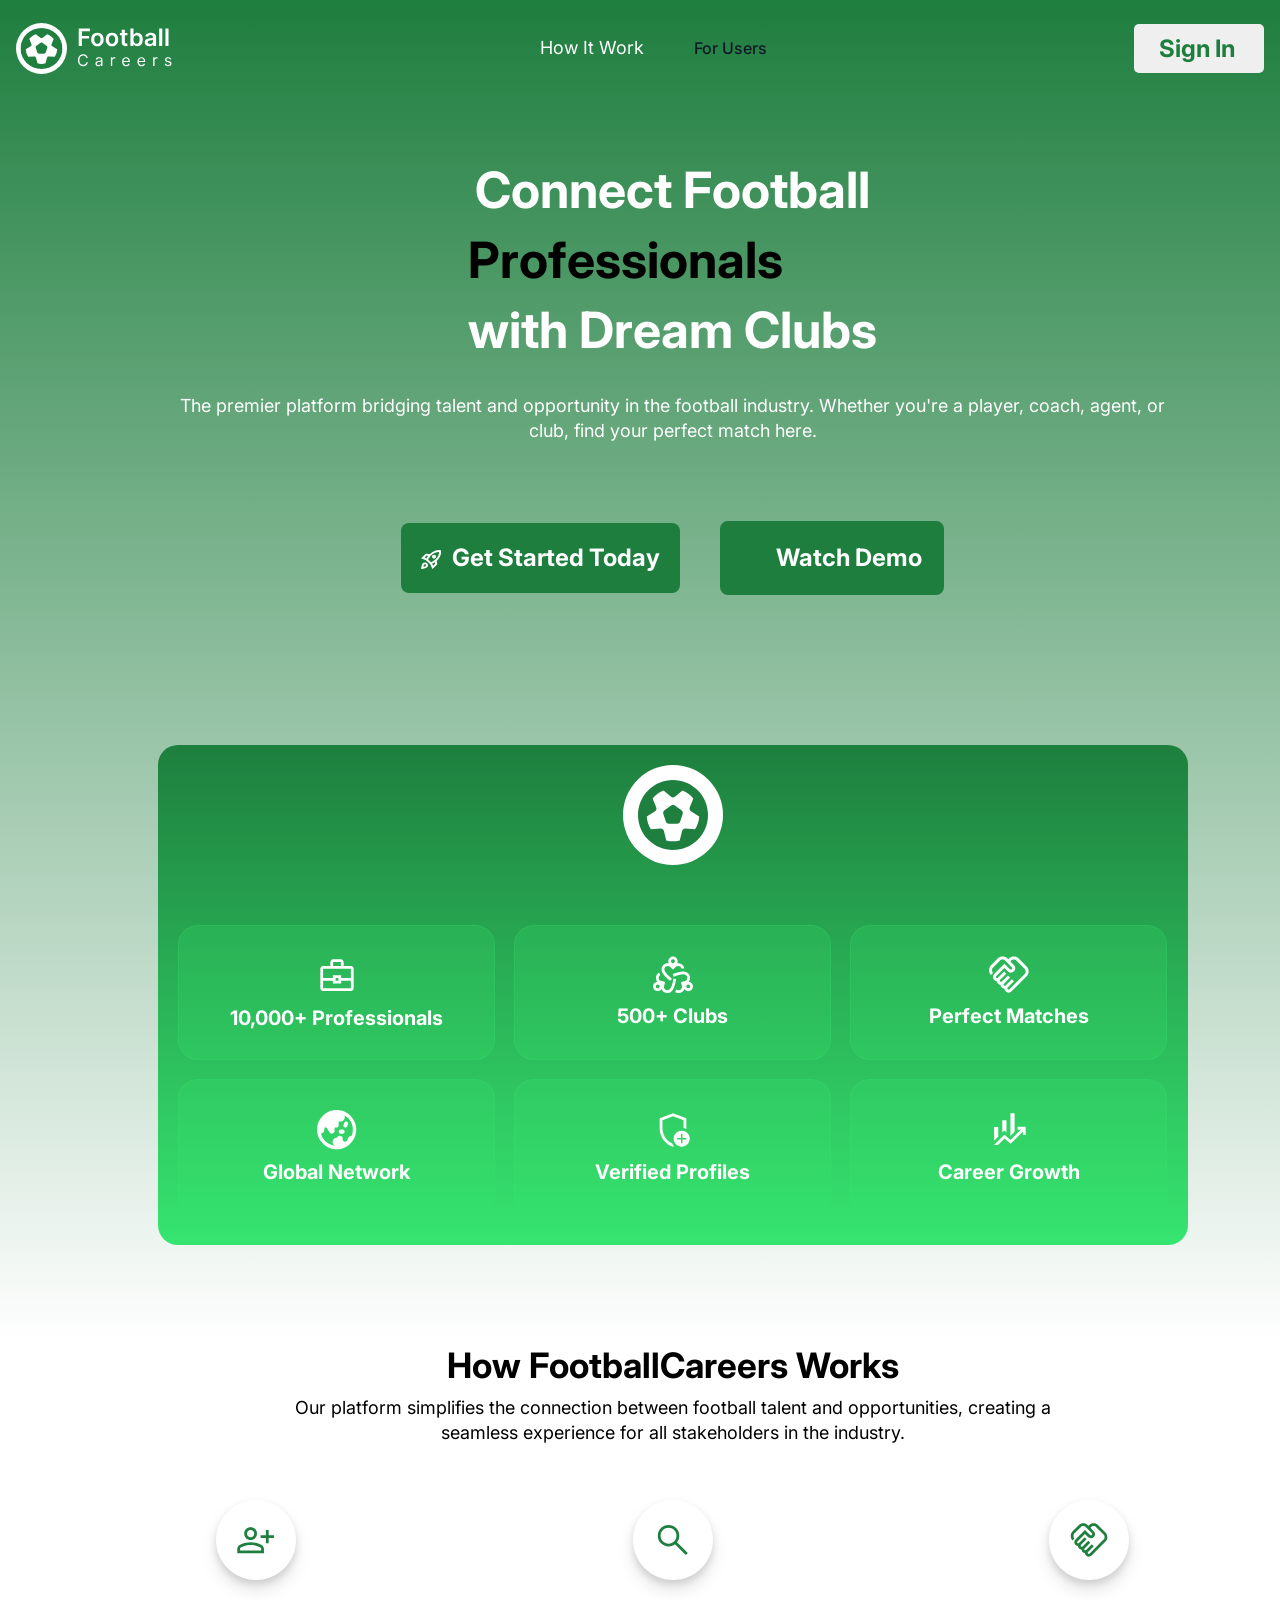
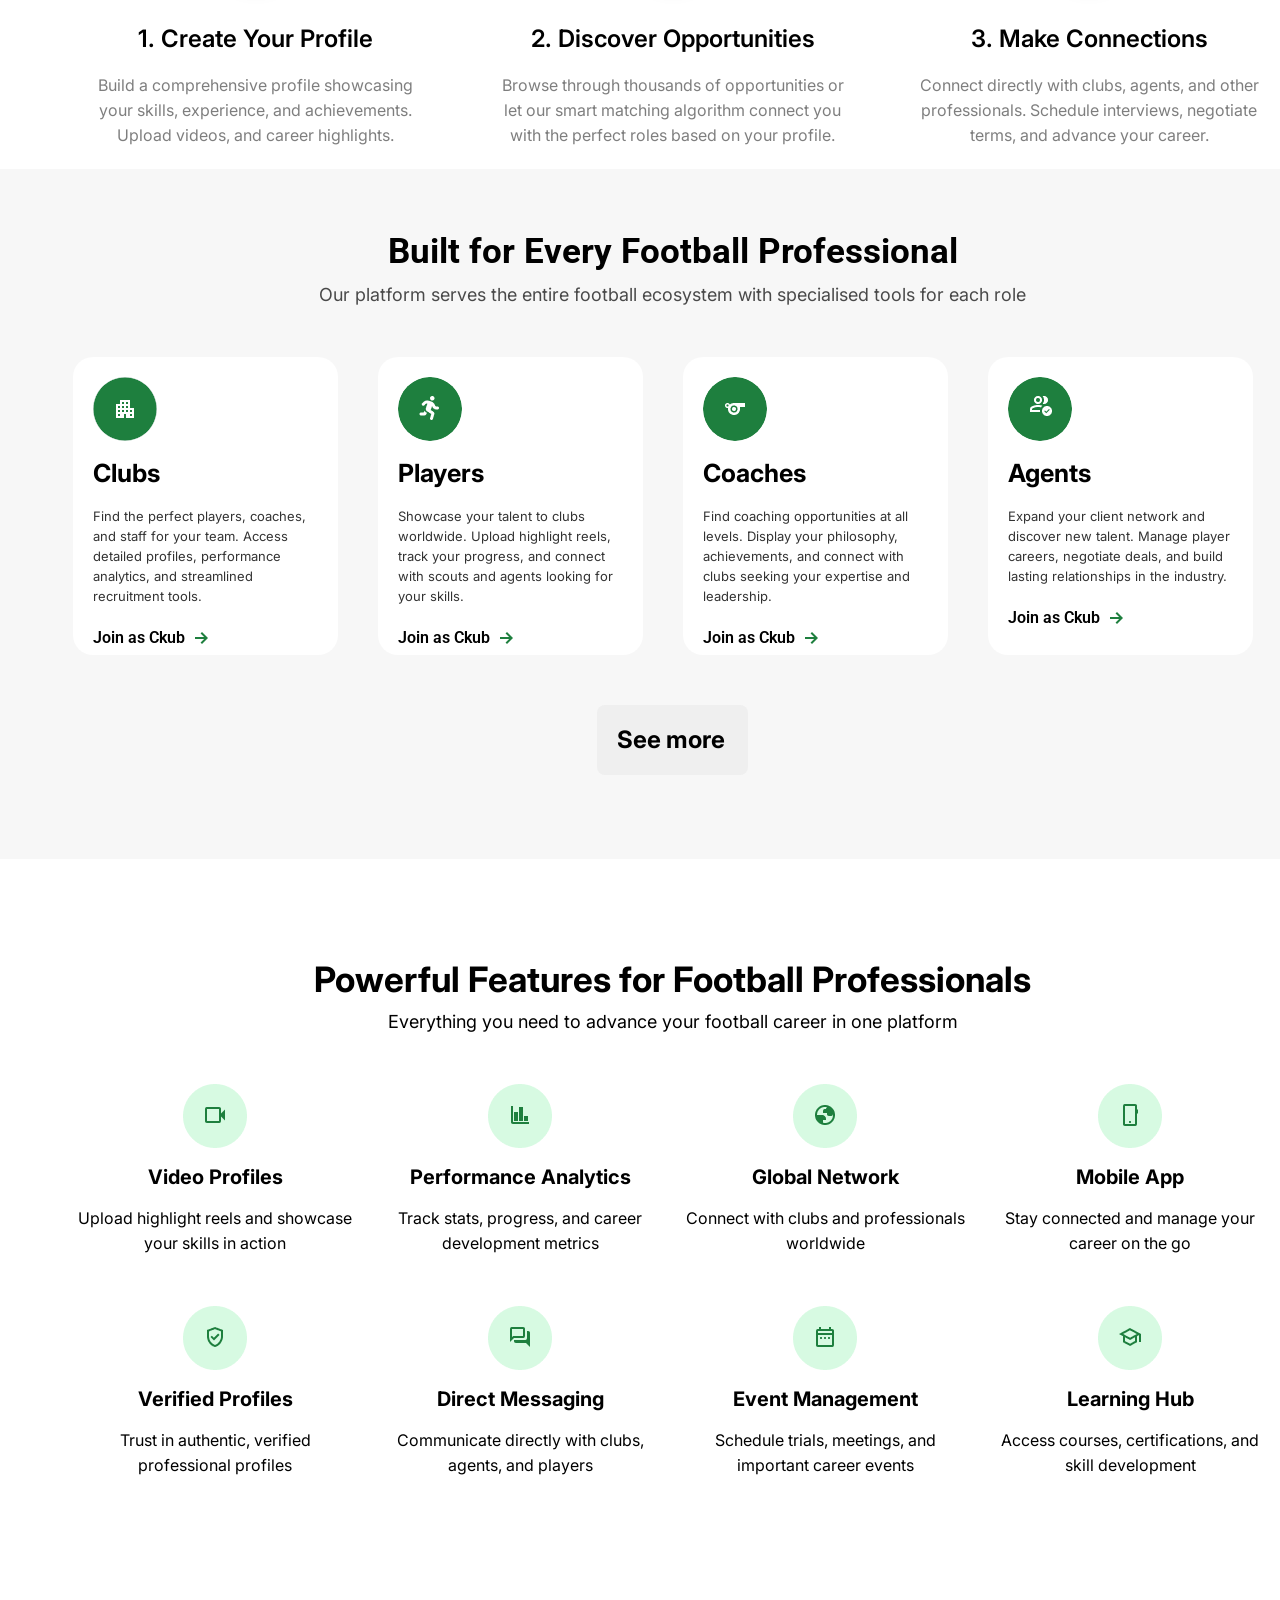
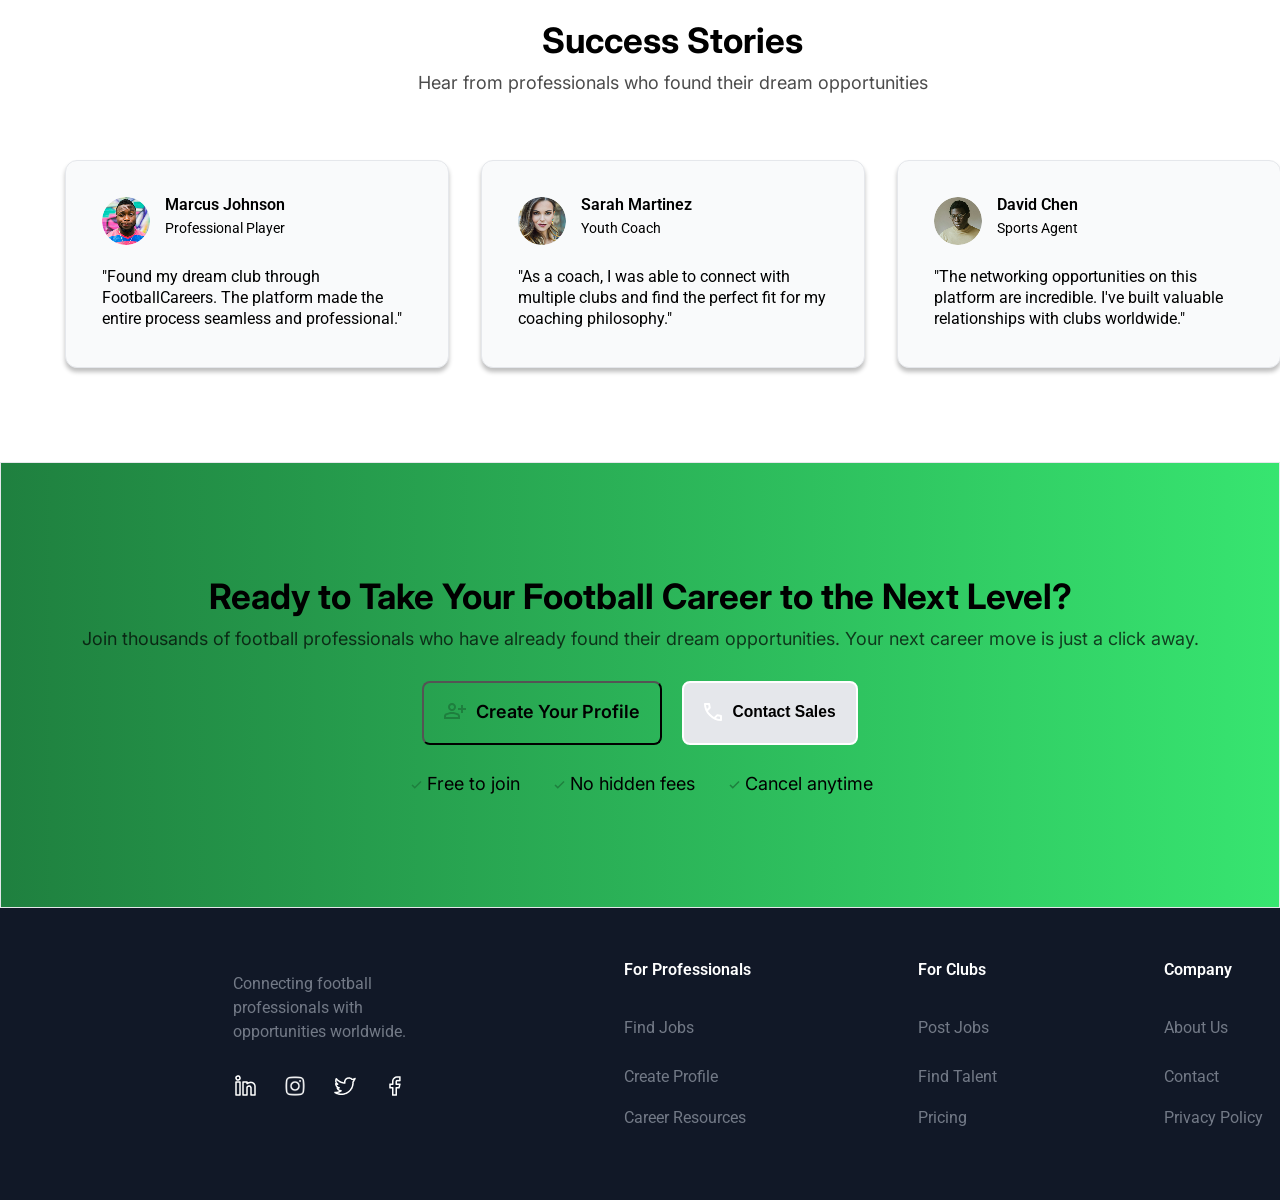
<file: index.html>
<!doctype html>
<html lang="en">
  <head>
    <meta charset="UTF-8" />
    <meta name="viewport" content="width=device-width, initial-scale=1.0" />
    <title>Document</title>
    <link rel="stylesheet" href="./style.css" />
    <link rel="preconnect" href="https://fonts.googleapis.com" />
    <link rel="preconnect" href="https://fonts.gstatic.com" crossorigin />
    <link
      href="https://fonts.googleapis.com/css2?family=Inter:ital,opsz,wght@0,14..32,100..900;1,14..32,100..900&family=Open+Sans:ital,wght@0,300..800;1,300..800&family=Orbitron:wght@400..900&display=swap"
      rel="stylesheet"
    />
    <link rel="preconnect" href="https://fonts.googleapis.com" />
    <link rel="preconnect" href="https://fonts.gstatic.com" crossorigin />
    <link
      href="https://fonts.googleapis.com/css2?family=Inter:ital,opsz,wght@0,14..32,100..900;1,14..32,100..900&family=Open+Sans:ital,wght@0,300..800;1,300..800&family=Orbitron:wght@400..900&family=Roboto:ital,wght@0,100..900;1,100..900&display=swap"
      rel="stylesheet"
    />
  </head>
  <body>
    <header class="avalibe">
      <nav class="avalibe-nav container">
        <img src="./img/Frame 73.svg" alt="logo" class="football-logo" />
        <ul class="nav-links">
          <li class="nav-link">How It Work</li>
          <a href="./opportunities.html" class="nav-lii"><li class="nav-li">For Users</li></a>
          
        </ul>
        <a href="./contact.html">
          <button class="nav-btn" >
          <span class="btn-name" > Sign In </span>
        </button>
        </a>
      </nav>

      <main class="Football-main container">
        <h1 class="contact-name">
          Connect Football <span class="contact-name-span">Professionals</span>
          with Dream Clubs
        </h1>
        <br />
        <p class="contact-info">
          The premier platform bridging talent and opportunity in the football
          industry. Whether you're a player, coach, agent, or club, find your
          perfect match here.
        </p>
        <br />
        <div class="contact-btn-dad">
          <button class="contact-btn">
            <img src="./img/rocket_launch.svg" alt="logo" class="logo-raket" />
            <span class="contact-btn-name"> Get Started Today </span>
          </button>

          <button class="contact-btn-2">
            <img src="./img/resume.svg" alt="logo" class="contact-btn-2-logo" />
            <span class="contact-btn-2-name"> Watch Demo </span>
          </button>
        </div>

        <div class="section-wrapper">
          <img src="./img/Frame 76.svg" alt="logo" />

          <div class="football-info">
            <div class="football-info-cards">
              <div class="football-info-card">
                <img
                  src="./img/business_center (1).svg"
                  alt="logo"
                  class="buisnes-logo"
                />
                <h2 class="buisnes-name">10,000+ Professionals</h2>
              </div>
              <div class="football-info-card">
                <img
                  src="./img/diversity_2 (1).svg"
                  alt="logo"
                  class="buisnes-logo"
                />
                <h2 class="buisnes-name">500+ Clubs</h2>
              </div>
              <div class="football-info-card">
                <img
                  src="./img/handshake.svg"
                  alt="logo"
                  class="buisnes-logo"
                />
                <h2 class="buisnes-name">Perfect Matches</h2>
              </div>
              <div class="football-info-cards2">
                <div class="football-info-card">
                  <img
                    src="./img/globe_asia.svg"
                    alt="logo"
                    class="buisnes-logo"
                  />
                  <h2 class="buisnes-name">Global Network</h2>
                </div>
                <div class="football-info-card">
                  <img
                    src="./img/add_moderator (1).svg"
                    alt="logo"
                    class="buisnes-logo"
                  />
                  <h2 class="buisnes-name">Verified Profiles</h2>
                </div>
                <div class="football-info-card">
                  <img
                    src="./img/finance_mode.svg"
                    alt="logo"
                    class="buisnes-logo"
                  />
                  <h2 class="buisnes-name">Career Growth</h2>
                </div>
              </div>
            </div>
          </div>
        </div>
      </main>
    </header>
    <!-- secction -->
    <section class="works">
      <div class="works-wrapper container">
        <div class="yozuv">
          <h2 class="works-name">How FootballCareers Works</h2>

          <p class="works-info">
            Our platform simplifies the connection between football talent and
            opportunities, creating a seamless experience for all stakeholders
            in the industry.
          </p>
        </div>

        <div class="creats">
          <div class="creat">
            <img src="./img/div.svg" alt="logo" />
            <br />
            <h2 class="creat-name">1. Create Your Profile</h2>
            <br />
            <p class="creat-info">
              Build a comprehensive profile showcasing your skills, experience,
              and achievements. Upload videos, and career highlights.
            </p>
          </div>
          <div class="creat">
            <img src="./img/div (1).svg" alt="logo" />
            <br />

            <h2 class="creat-name">2. Discover Opportunities</h2>
            <br />
            <p class="creat-info">
              Browse through thousands of opportunities or let our smart
              matching algorithm connect you with the perfect roles based on
              your profile.
            </p>
          </div>
          <div class="creat">
            <img src="./img/div (2).svg" alt="logo" />
            <br />

            <h2 class="creat-name">3. Make Connections</h2>
            <br />
            <p class="creat-info">
              Connect directly with clubs, agents, and other professionals.
              Schedule interviews, negotiate terms, and advance your career.
            </p>
          </div>
        </div>
        <div class="built">
          <div class="built-wrapper container">
            <div class="built-title">
              <h2 class="built-name">Built for Every Football Professional</h2>
              <p class="built-info">
                Our platform serves the entire football ecosystem with
                specialised tools for each role
              </p>
            </div>

            <div class="built-cards">
              <div class="build-card">
                <img
                  src="./img/div (3).svg"
                  alt="logo"
                  class="built-card-img"
                />
                <h2 class="built-card-name">Clubs</h2>
                <p class="built-card-info">
                  Find the perfect players, coaches, and staff for your team.
                  Access detailed profiles, performance analytics, and
                  streamlined recruitment tools.
                </p>

                <div class="join">
                  <h2 class="join-name">Join as Ckub</h2>
                  <img
                    src="./img/arrow_downward_alt (1).png"
                    alt="logo"
                    class="join-img"
                  />
                </div>
              </div>
              <div class="build-card">
                <img
                  src="./img/div (4).png"
                  alt="logo"
                  class="built-card-img"
                />
                <h2 class="built-card-name">Players</h2>
                <p class="built-card-info">
                  Showcase your talent to clubs worldwide. Upload highlight
                  reels, track your progress, and connect with scouts and agents
                  looking for your skills.
                </p>

                <div class="join">
                  <h2 class="join-name">Join as Ckub</h2>
                  <img
                    src="./img/arrow_downward_alt (1).png"
                    alt="logo"
                    class="join-img"
                  />
                </div>
              </div>
              <div class="build-card">
                <img
                  src="./img/div (5).png"
                  alt="logo"
                  class="built-card-img"
                />
                <h2 class="built-card-name">Coaches</h2>
                <p class="built-card-info">
                  Find coaching opportunities at all levels. Display your
                  philosophy, achievements, and connect with clubs seeking your
                  expertise and leadership.
                </p>

                <div class="join">
                  <h2 class="join-name">Join as Ckub</h2>
                  <img
                    src="./img/arrow_downward_alt (1).png"
                    alt="logo"
                    class="join-img"
                  />
                </div>
              </div>
              <div class="build-card">
                <img
                  src="./img/div (6).png"
                  alt="logo"
                  class="built-card-img"
                />
                <h2 class="built-card-name">Agents</h2>
                <p class="built-card-info">
                  Expand your client network and discover new talent. Manage
                  player careers, negotiate deals, and build lasting
                  relationships in the industry.
                </p>

                <div class="join">
                  <h2 class="join-name">Join as Ckub</h2>
                  <img
                    src="./img/arrow_downward_alt (1).png"
                    alt="logo"
                    class="join-img"
                  />
                </div>
              </div>
            </div>
           
             <button class="join-btn">
              <h2 class="join-btn-name">See more</h2>
            </button>
          </div>
        </div>
      </div>

      <div class="poverfull container">
        <div class="poverfull-wrapper">
          <div class="powerfull-information">
            <h2 class="poverfull-name">
              Powerful Features for Football Professionals
            </h2>
            <p class="poverfull-info">
              Everything you need to advance your football career in one
              platform
            </p>
          </div>

          <div class="poverfull-cards">
            <div class="poverfull-card">
              <img
                src="./img/div (7).png"
                alt="logo"
                class="poverfull-card-img"
              />
              <h2 class="poverfull-card-name">Video Profiles</h2>
              <p class="poverfull-card-info">
                Upload highlight reels and showcase your skills in action
              </p>
            </div>
            <div class="poverfull-card">
              <img
                src="./img/div (11).png"
                alt="logo"
                class="poverfull-card-img"
              />
              <h2 class="poverfull-card-name">Performance Analytics</h2>
              <p class="poverfull-card-info">
                Track stats, progress, and career development metrics
              </p>
            </div>
            <div class="poverfull-card">
              <img
                src="./img/div (12).png"
                alt="logo"
                class="poverfull-card-img"
              />
              <h2 class="poverfull-card-name">Global Network</h2>
              <p class="poverfull-card-info">
                Connect with clubs and professionals worldwide
              </p>
            </div>
            <div class="poverfull-card">
              <img
                src="./img/div (13).png"
                alt="logo"
                class="poverfull-card-img"
              />
              <h2 class="poverfull-card-name">Mobile App</h2>
              <p class="poverfull-card-info">
                Stay connected and manage your career on the go
              </p>
            </div>
          </div>
          <div class="poverfull-cards2">
            <div class="poverfull-card">
              <img
                src="./img/div (14).png"
                alt="logo"
                class="poverfull-card-img"
              />
              <h2 class="poverfull-card-name">Verified Profiles</h2>
              <p class="poverfull-card-info">
                Trust in authentic, verified professional profiles
              </p>
            </div>
            <div class="poverfull-card">
              <img
                src="./img/div (15).png"
                alt="logo"
                class="poverfull-card-img"
              />
              <h2 class="poverfull-card-name">Direct Messaging</h2>
              <p class="poverfull-card-info">
                Communicate directly with clubs, agents, and players
              </p>
            </div>
            <div class="poverfull-card">
              <img
                src="./img/div (16).png"
                alt="logo"
                class="poverfull-card-img"
              />
              <h2 class="poverfull-card-name">Event Management</h2>
              <p class="poverfull-card-info">
                Schedule trials, meetings, and important career events
              </p>
            </div>
            <div class="poverfull-card">
              <img
                src="./img/div (17).png"
                alt="logo"
                class="poverfull-card-img"
              />
              <h2 class="poverfull-card-name">Learning Hub</h2>
              <p class="poverfull-card-info">
                Access courses, certifications, and skill development
              </p>
            </div>
          </div>
        </div>
      </div>

      <div class="sucses container">
        <div class="sucses-wrapper">
          <div class="sucses-information">
            <h2 class="sucses-information-name">Success Stories</h2>
            <p class="sucses-information-info">
              Hear from professionals who found their dream opportunities
            </p>
          </div>

          <div class="sucses-cards">
            <div class="sucses-card">
              <div class="sucses-card-head">
                <img src="./img/img (5).png" alt="img" class="sucses-img" />
                <div class="sucsec-card-head-fout">
                  <h1 class="sucses-name">Marcus Johnson</h1>

                  <p class="sucses-card-head-info">Professional Player</p>
                </div>
              </div>

              <p class="sucses-card-main">"Found my dream club through</p>
              <p class="sucses-card-main1">
                FootballCareers. The platform made the
              </p>
              <p class="sucses-card-main2">
                entire process seamless and professional."
              </p>
            </div>
            <div class="sucses-card">
              <div class="sucses-card-head">
                <img src="./img/img (6).png" alt="img" class="sucses-img" />
                <div class="sucsec-card-head-fout">
                  <h1 class="sucses-name">Sarah Martinez</h1>

                  <p class="sucses-card-head-info">Youth Coach</p>
                </div>
              </div>

              <p class="sucses-card-main">
                "As a coach, I was able to connect with
              </p>
              <p class="sucses-card-main1">
                multiple clubs and find the perfect fit for my
              </p>
              <p class="sucses-card-main2">coaching philosophy."</p>
            </div>
            <div class="sucses-card">
              <div class="sucses-card-head">
                <img src="./img/img (7).png" alt="img" class="sucses-img" />
                <div class="sucsec-card-head-fout">
                  <h1 class="sucses-name">David Chen</h1>

                  <p class="sucses-card-head-info">Sports Agent</p>
                </div>
              </div>

              <p class="sucses-card-main">
                "The networking opportunities on this
              </p>
              <p class="sucses-card-main1">
                platform are incredible. I've built valuable
              </p>
              <p class="sucses-card-main2">
                relationships with clubs worldwide."
              </p>
            </div>
          </div>
        </div>
      </div>


    </section>




    <section class="ready">
      <div class="ready-information">

        <h2 class="ready-name">
          Ready to Take Your Football Career to the Next Level?
        </h2>
        <p class="ready-info">
        Join thousands of football professionals who have already found their dream opportunities. Your next career move is just a click away.
        </p>
      </div>

      <div class="ready-btns">
                <button class="ready-btn">
        <img src="./img/person_add.svg" alt="logo" class="btn-img">

        <h3 class="ready-btn-name">Create Your Profile</h3>
      </button>
      <button class="ready-btn2">
        <img src="./img/call (1).svg" alt="logo" class="btn-img-2">
        <h3 class="ready-btn-name2">Contact Sales</h3>
      </button>


      </div>

      <div class="ready-fout">
        <div class="ready-fout-name1">
          <img src="./img/check_small (3).png" alt="logo" class="ready-fout-img">
          <h2 class="ready-fout-tite">Free to join</h2>
        </div>
         <div class="ready-fout-name1">
          <img src="./img/check_small (3).png" alt="logo" class="ready-fout-img">
          <h2 class="ready-fout-tite">No hidden fees</h2>
        </div>
         <div class="ready-fout-name1">
          <img src="./img/check_small (3).png" alt="logo" class="ready-fout-img">
          <h2 class="ready-fout-tite">Cancel anytime</h2>
        </div>
      </div>
    </section>

    <footer class="football-footer">
      <div class="football-footer-wrapper container">
        <div class="football-fotter-conacting">
          <div class="football-oppotiment">
            <h2 class="oppotiment-name">
              Connecting football professionals with opportunities worldwide.
            </h2>

            <div class="oppotiment-imjs">
              <img src="./img/Linkedin.png" alt="img">
              
              <img src="./img/Instagram.png" alt="img" class="instgaram">
              <img src="./img/Twitter.png" alt="img" class="twitter">
              <img src="./img/Facebook.png" alt="img" class="facebook">
            </div>

           
          </div>
                      <div class="for">
              <h2 class="for-name">
                For Professionals
              </h2>
              <p class="for-title">
                Find Jobs
              </p>
              <p class="for-title2">
                Create Profile
              </p>
              <p class="for-title3">
                Career Resources

              </p>
            </div>

            <div class="clubs">
              <h2 class="for-name">
              For Clubs
              </h2>
              <p class="for-title">
                Post Jobs
              </p>
              <p class="for-title2">
                Find Talent
              </p>
              <p class="for-title3">
                Pricing

              </p>
            </div>
            <div class="for">
               <h2 class="for-name">
              Company
              </h2>
              <p class="for-title">
                About Us
              </p>
              <p class="for-title2">
                Contact
              </p>
              <p class="for-title3">
                Privacy Policy

              </p>
            </div>
        </div>

      </div>
    </footer>
  </body>
</html>
</file>
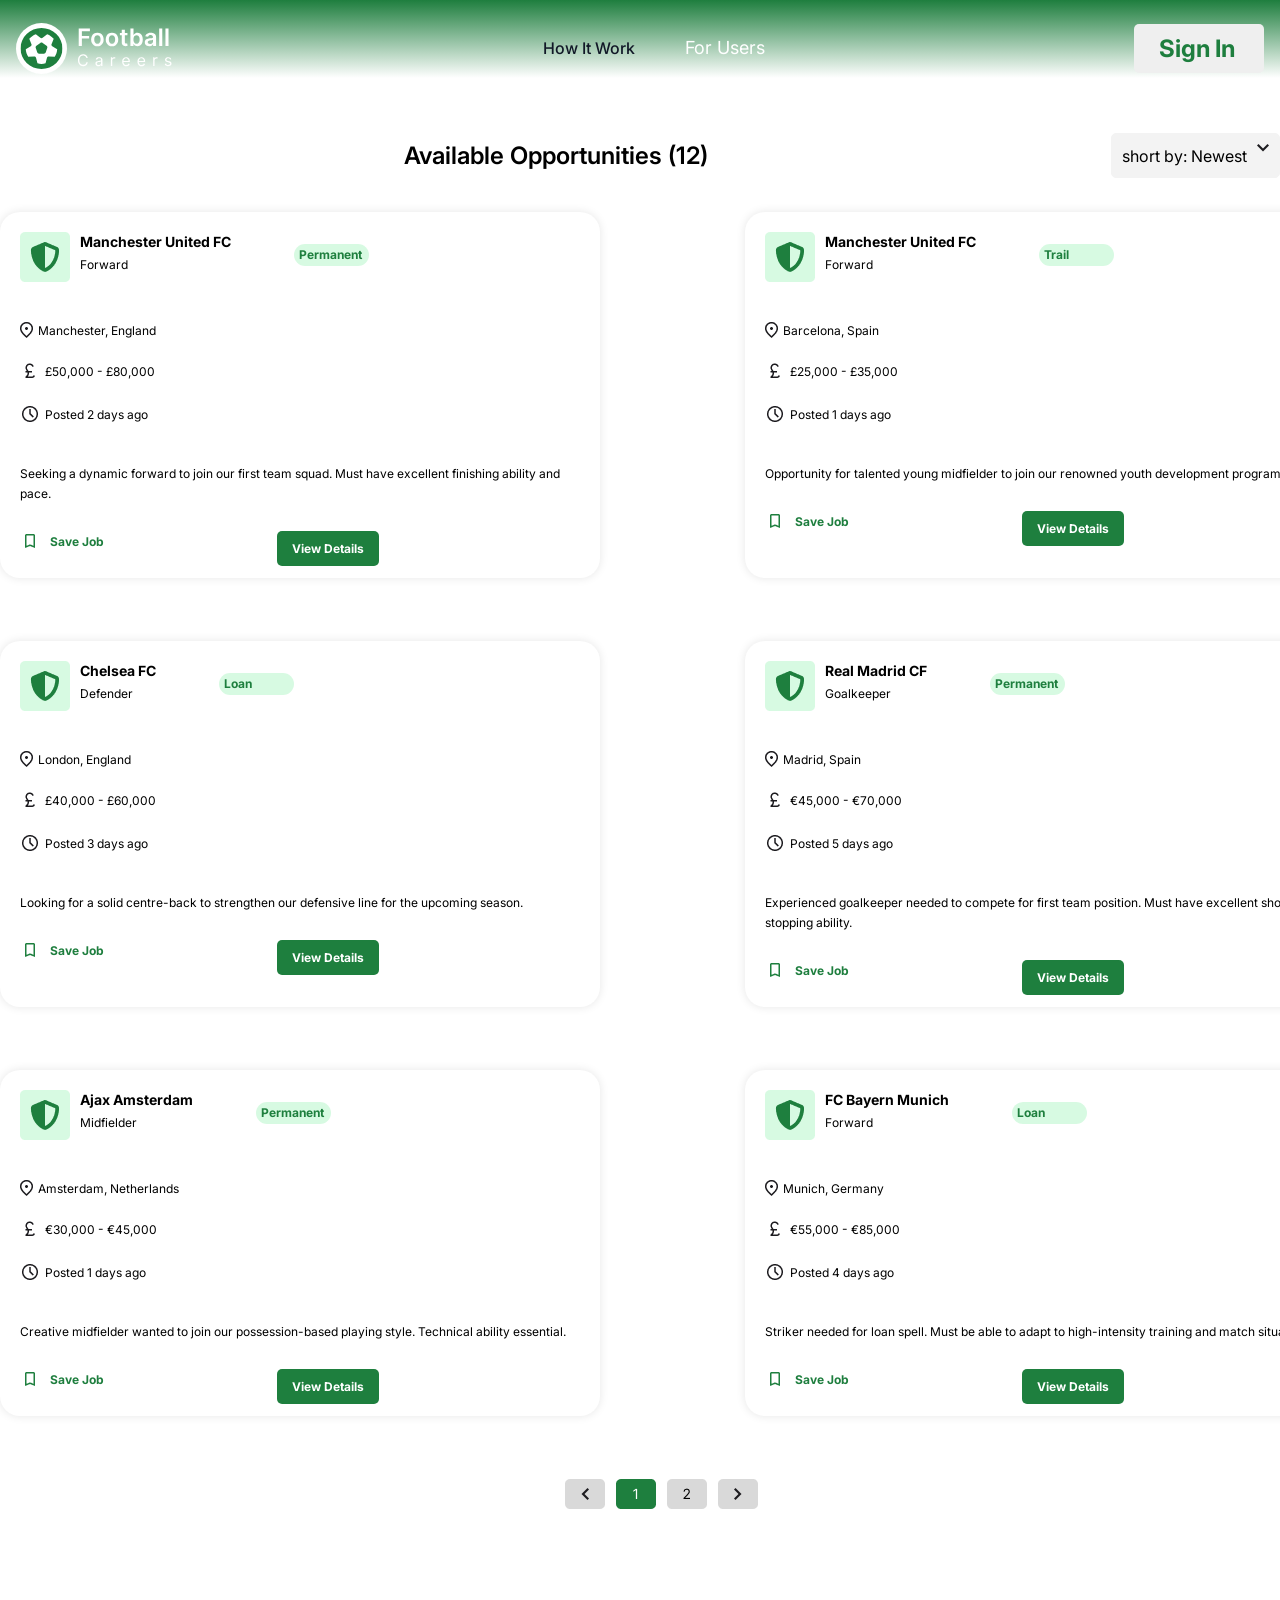
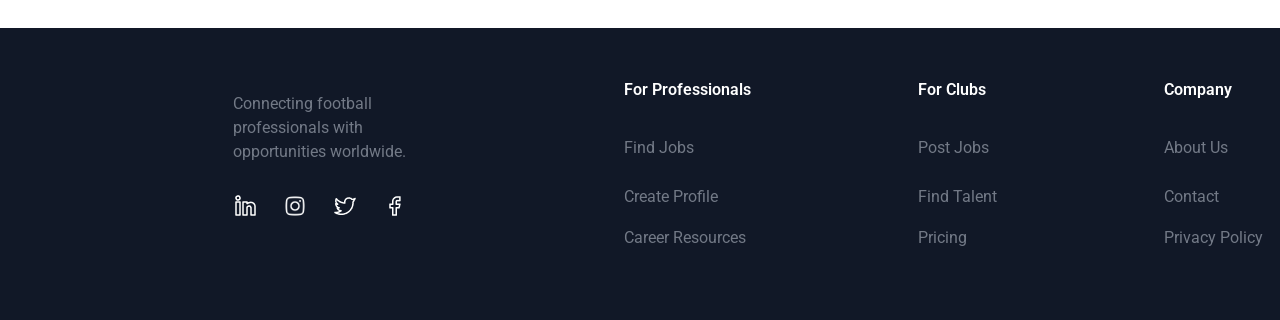
<file: opportunities.html>
<!doctype html>
<html lang="en">
  <head>
    <meta charset="UTF-8" />
    <meta name="viewport" content="width=device-width, initial-scale=1.0" />
    <title>Document</title>
    <link rel="stylesheet" href="./style.css" />
    <link
      href="https://fonts.googleapis.com/css2?family=Inter:ital,opsz,wght@0,14..32,100..900;1,14..32,100..900&family=Open+Sans:ital,wght@0,300..800;1,300..800&family=Orbitron:wght@400..900&display=swap"
      rel="stylesheet"
    />
    <link rel="preconnect" href="https://fonts.googleapis.com" />
    <link rel="preconnect" href="https://fonts.gstatic.com" crossorigin />
    <link
      href="https://fonts.googleapis.com/css2?family=Inter:ital,opsz,wght@0,14..32,100..900;1,14..32,100..900&family=Open+Sans:ital,wght@0,300..800;1,300..800&family=Orbitron:wght@400..900&family=Roboto:ital,wght@0,100..900;1,100..900&display=swap"
      rel="stylesheet"
    />
  </head>
  <body>
   <header class="avalibe">
      <nav class="avalibe-nav container">
        <img src="./img/Frame 73.svg" alt="logo" class="football-logo" />
        <ul class="nav-links">
            <a href="./index.html" class="nav-lii"> <li class="nav-li">How It Work</li></a>
          <li class="nav-link">For Users</li>
        </ul>
       
       
      
         <a href="./contact.html"> <button class="nav-btn" >
          <span class="btn-name" > Sign In </span>
        </button></a>
        </a>
      </nav>

     
      </main>
    </header>

    <section class="abalibe">
      <div class="abalibe-wrapper">
        <div class="abalibe-information container ">
            <span></span>
          <h2 class="abalibe-name">Available Opportunities (12)</h2>
          <button class="abalibe-btn">
            <p class="avalibe-btn-name">short by: Newest</p>
            <img src="./img/chevron_right.png" alt="img" />
          </button>
        </div>
      </div>
    </section>

    <section class="opportunities-cards-header container">
      <div class="opportunities-cards-dad">
        <div class="opportunits-card">
          <div class="carsd-heder">
            <img src="./img/Group 30.png" alt="img" />
            <div class="card-heder-main">
              <h2 class="card-heder-main-name">Manchester United FC</h2>
              <p class="card-heder-main-ihfo">Forward</p>
            </div>

            <button class="card-heder-foter-btn">
              <span> Permanent </span>
            </button>
          </div>
          <div class="main">
            <div class="main-heder">
              <img src="./img/location_on.png" alt="img" />
              <h2 class="main-heder-name">Manchester, England</h2>
            </div>
            <div class="main-main">
              <img src="./img/currency_pound.png" alt="img" />
              <h2 class="main-main-name">£50,000 - £80,000</h2>
            </div>
            <div class="main-footer">
              <img src="./img/schedule.png" alt="img" />
              <h2 class="main-footer-name">Posted 2 days ago</h2>
            </div>
          </div>

          <div class="main2">
            <h2 class="main2-title">
              Seeking a dynamic forward to join our first team squad. Must have
              excellent finishing ability and pace.
            </h2>
          </div>
          <div class="card-foter">
            <div class="save-job">
              <img src="./img/bookmark.png" alt="img" />
              <h2 class="card-footer-name">Save Job</h2>
              <button class="card-footer-btn">
                <span class="footer-btn-name"> View Details </span>
              </button>
            </div>
          </div>
        </div>
        <div class="opportunits-card">
          <div class="carsd-heder">
            <img src="./img/Group 30.png" alt="img" />
            <div class="card-heder-main">
              <h2 class="card-heder-main-name">Manchester United FC</h2>
              <p class="card-heder-main-ihfo">Forward</p>
            </div>

            <button class="card-heder-foter-btn">
              <span> Trail </span>
            </button>
          </div>
          <div class="main">
            <div class="main-heder">
              <img src="./img/location_on.png" alt="img" />
              <h2 class="main-heder-name">Barcelona, Spain</h2>
            </div>
            <div class="main-main">
              <img src="./img/currency_pound.png" alt="img" />
              <h2 class="main-main-name">£25,000 - £35,000</h2>
            </div>
            <div class="main-footer">
              <img src="./img/schedule.png" alt="img" />
              <h2 class="main-footer-name">Posted 1 days ago</h2>
            </div>
          </div>

          <div class="main2">
            <h2 class="main2-title">
            Opportunity for talented young midfielder to join our renowned youth development program.
            </h2>
          </div>
          <div class="card-foter">
            <div class="save-job">
              <img src="./img/bookmark.png" alt="img" />
              <h2 class="card-footer-name">Save Job</h2>
              <button class="card-footer-btn">
                <span class="footer-btn-name"> View Details </span>
              </button>
            </div>
          </div>
        </div>
        <div class="opportunits-card">
          <div class="carsd-heder">
            <img src="./img/Group 30.png" alt="img" />
            <div class="card-heder-main">
              <h2 class="card-heder-main-name">Chelsea FC</h2>
              <p class="card-heder-main-ihfo">Defender</p>
            </div>

            <button class="card-heder-foter-btn">
              <span> Loan </span>
            </button>
          </div>
          <div class="main">
            <div class="main-heder">
              <img src="./img/location_on.png" alt="img" />
              <h2 class="main-heder-name">London, England</h2>
            </div>
            <div class="main-main">
              <img src="./img/currency_pound.png" alt="img" />
              <h2 class="main-main-name">£40,000 - £60,000</h2>
            </div>
            <div class="main-footer">
              <img src="./img/schedule.png" alt="img" />
              <h2 class="main-footer-name">Posted 3 days ago</h2>
            </div>
          </div>

          <div class="main2">
            <h2 class="main2-title">
             Looking for a solid centre-back to strengthen our defensive line for the upcoming season.
            </h2>
          </div>
          <div class="card-foter">
            <div class="save-job">
              <img src="./img/bookmark.png" alt="img" />
              <h2 class="card-footer-name">Save Job</h2>
              <button class="card-footer-btn">
                <span class="footer-btn-name"> View Details </span>
              </button>
            </div>
          </div>
        </div>
        <div class="opportunits-card">
          <div class="carsd-heder">
            <img src="./img/Group 30.png" alt="img" />
            <div class="card-heder-main">
              <h2 class="card-heder-main-name">Real Madrid CF</h2>
              <p class="card-heder-main-ihfo">Goalkeeper</p>
            </div>

            <button class="card-heder-foter-btn">
              <span> Permanent </span>
            </button>
          </div>
          <div class="main">
            <div class="main-heder">
              <img src="./img/location_on.png" alt="img" />
              <h2 class="main-heder-name">Madrid, Spain</h2>
            </div>
            <div class="main-main">
              <img src="./img/currency_pound.png" alt="img" />
              <h2 class="main-main-name">€45,000 - €70,000</h2>
            </div>
            <div class="main-footer">
              <img src="./img/schedule.png" alt="img" />
              <h2 class="main-footer-name">Posted 5 days ago</h2>
            </div>
          </div>

          <div class="main2">
            <h2 class="main2-title">
         Experienced goalkeeper needed to compete for first team position. Must have excellent shot-stopping ability.
            </h2>
          </div>
          <div class="card-foter">
            <div class="save-job">
              <img src="./img/bookmark.png" alt="img" />
              <h2 class="card-footer-name">Save Job</h2>
              <button class="card-footer-btn">
                <span class="footer-btn-name"> View Details </span>
              </button>
            </div>
          </div>
        </div>
        <div class="opportunits-card">
          <div class="carsd-heder">
            <img src="./img/Group 30.png" alt="img" />
            <div class="card-heder-main">
              <h2 class="card-heder-main-name">Ajax Amsterdam</h2>
              <p class="card-heder-main-ihfo">Midfielder</p>
            </div>

            <button class="card-heder-foter-btn">
              <span> Permanent </span>
            </button>
          </div>
          <div class="main">
            <div class="main-heder">
              <img src="./img/location_on.png" alt="img" />
              <h2 class="main-heder-name">Amsterdam, Netherlands</h2>
            </div>
            <div class="main-main">
              <img src="./img/currency_pound.png" alt="img" />
              <h2 class="main-main-name">€30,000 - €45,000</h2>
            </div>
            <div class="main-footer">
              <img src="./img/schedule.png" alt="img" />
              <h2 class="main-footer-name">Posted 1 days ago</h2>
            </div>
          </div>

          <div class="main2">
            <h2 class="main2-title">
       Creative midfielder wanted to join our possession-based playing style. Technical ability essential.
            </h2>
          </div>
          <div class="card-foter">
            <div class="save-job">
              <img src="./img/bookmark.png" alt="img" />
              <h2 class="card-footer-name">Save Job</h2>
              <button class="card-footer-btn">
                <span class="footer-btn-name"> View Details </span>
              </button>
            </div>
          </div>
        </div>
        <div class="opportunits-card">
          <div class="carsd-heder">
            <img src="./img/Group 30.png" alt="img" />
            <div class="card-heder-main">
              <h2 class="card-heder-main-name">FC Bayern Munich</h2>
              <p class="card-heder-main-ihfo">Forward</p>
            </div>

            <button class="card-heder-foter-btn">
              <span> Loan </span>
            </button>
          </div>
          <div class="main">
            <div class="main-heder">
              <img src="./img/location_on.png" alt="img" />
              <h2 class="main-heder-name">Munich, Germany</h2>
            </div>
            <div class="main-main">
              <img src="./img/currency_pound.png" alt="img" />
              <h2 class="main-main-name">€55,000 - €85,000</h2>
            </div>
            <div class="main-footer">
              <img src="./img/schedule.png" alt="img" />
              <h2 class="main-footer-name">Posted 4 days ago</h2>
            </div>
          </div>

          <div class="main2">
            <h2 class="main2-title">
      Striker needed for loan spell. Must be able to adapt to high-intensity training and match situations.
            </h2>
          </div>
          <div class="card-foter">
            <div class="save-job">
              <img src="./img/bookmark.png" alt="img" />
              <h2 class="card-footer-name">Save Job</h2>
              <button class="card-footer-btn">
                <span class="footer-btn-name"> View Details </span>
              </button>
            </div>
          </div>



          
        </div>
        <img src="./img/Frame 146.png" alt="img" class="img">
      </div>
    </section>

     <footer class="football-footer">
      <div class="football-footer-wrapper container">
        <div class="football-fotter-conacting">
          <div class="football-oppotiment">
            <h2 class="oppotiment-name">
              Connecting football professionals with opportunities worldwide.
            </h2>

            <div class="oppotiment-imjs">
              <img src="./img/Linkedin.png" alt="img">
              
              <img src="./img/Instagram.png" alt="img" class="instgaram">
              <img src="./img/Twitter.png" alt="img" class="twitter">
              <img src="./img/Facebook.png" alt="img" class="facebook">
            </div>

           
          </div>
                      <div class="for">
              <h2 class="for-name">
                For Professionals
              </h2>
              <p class="for-title">
                Find Jobs
              </p>
              <p class="for-title2">
                Create Profile
              </p>
              <p class="for-title3">
                Career Resources

              </p>
            </div>

            <div class="clubs">
              <h2 class="for-name">
              For Clubs
              </h2>
              <p class="for-title">
                Post Jobs
              </p>
              <p class="for-title2">
                Find Talent
              </p>
              <p class="for-title3">
                Pricing

              </p>
            </div>
            <div class="for">
               <h2 class="for-name">
              Company
              </h2>
              <p class="for-title">
                About Us
              </p>
              <p class="for-title2">
                Contact
              </p>
              <p class="for-title3">
                Privacy Policy

              </p>
            </div>
        </div>

      </div>
    </footer>
  </body>
</html>
</file>
<file: style.css>
* {
  margin: 0px;
  padding: 0px;
  box-sizing: border-box;
}

.container {
  width: 1345px;
  margin: 0 auto;
}

.football{

}

.avalibe {
  width: 100%;

  background-position: center;
  background-size: cover;
  padding-top: 18px;
  background: linear-gradient(180deg, #1e7e3e 0%, #ffffff 100%);
}


.avalibe-nav {
  width: 1201px;
  height: 51px;
  gap: 277px;

  opacity: 1;
  width: 1248px;
  height: 60px;
  top: 24px;
  left: 96px;
  gap: 32px;

  padding-top: 8px;

  padding-bottom: 8px;

  opacity: 1;
  border-width: 1px;
  border-radius: 100px;

  display: flex;
  align-items: center;
  justify-content: space-between;
}

.football-logo {
  width: 157px;
  height: 51px;
  gap: 10px;

  opacity: 1;
}

.nav-links {
  display: flex;
  list-style-type: none;
  gap: 50px;
}

.nav-link {
  color: #ffffff;
  font-family: Inter;
  font-weight: 400;
  font-style: Regular;
  font-size: 18px;

  line-height: 20px;
  letter-spacing: 0px;
  vertical-align: middle;
}

.nav-btn {
  width: 130px;
  height: 49px;
  gap: 10px;

  opacity: 1;
  border-radius: 5px;
  padding-top: 12px;
  padding-right: 25px;
  padding-bottom: 12px;
  padding-left: 25px;
  border: #ffffff;
}

.btn-name {
  font-family: Inter;
  font-weight: 700;
  font-style: Bold;
  font-size: 24px;

  line-height: 25px;
  letter-spacing: 0px;
  vertical-align: middle;
  color: #1e7e3e;
}

.Football-main {
  margin-top: 77px;

  opacity: 1;
  display: flex;
  align-items: center;
  flex-direction: column;
}

.contact-name {
  font-family: Inter;
  font-weight: 700;
  font-style: Bold;
  font-size: 50px;

  line-height: 70px;
  letter-spacing: 0px;
  text-align: center;
  vertical-align: middle;
  color: #ffffff;
}

.contact-name-span {
  color: black;

  font-family: Inter;
  font-weight: 700;
  font-style: Bold;
  font-size: 50px;

  line-height: 70px;
  letter-spacing: 0px;
  text-align: center;
}

.contact-info {
  font-family: Inter;
  font-weight: 400;
  font-style: Regular;
  font-size: 18px;
  
  line-height: 25px;
  letter-spacing: 0px;
  text-align: center;
  vertical-align: middle;
  margin-bottom: 50px;
  margin-top: 10px;
color: #ffffff;
  margin: 10px 168px;
}

.contact-btn-dad {
  margin-top: 50px;
  display: flex;
  gap: 20px;
  margin: 50px 132px;
  align-items: center;
}

.contact-btn {
  height: 70px;
  gap: 10px;
  margin-right: 20px;
  opacity: 1;
  border-radius: 8px;
  padding: 20px;
  background: #1e7e3e;
  border: none;
  display: flex;
  transition: all 0.3s linear;
}
.contact-btn:hover {
  transform: scale(1.2);
}

.contact-btn:hover {
  background-image: url(https://encrypted-tbn0.gstatic.com/images?q=tbn:ANd9GcSenU_vU1_NNo7JWMCkxBZKOxwDJUy1tqgDo70SfPLqWxYCliNEVTOa4pRY&s=10);
}

.logo-raket {
  width: 20.046749114990234px;
  height: 20.07056427001953px;
  top: 25.03px;
  left: 22.05px;
  margin-top: 7px;
  opacity: 1;
  align-items: center;
}

.contact-btn-2-logo {
  width: 24px;
  height: 24px;

  opacity: 1;
  align-items: flex-start;
}

.contact-btn-2 {
  gap: 10px;

  opacity: 1;
  border-radius: 8px;
  padding: 20px;
  border-width: 2px;
  display: flex;
  border: 2px solid #1e7e3e;
  background: #1e7e3e;
  transition: all 0.3s linear;
}
.contact-btn-2:hover {
  transform: scale(1.2);
  background: none;
}

.contact-btn-name {
  font-family: Inter;
  font-weight: 700;
  font-style: Bold;
  font-size: 24px;
  line-height: 30px;
  letter-spacing: 0px;
  text-align: center;
  color: #ffffff;
}

.contact-btn-2-name {
  font-family: Inter;
  font-weight: 700;
  font-style: Bold;
  font-size: 24px;

  line-height: 30px;
  letter-spacing: 0px;
  text-align: center;
  color: white;
}

.section-wrapper {
  margin-top: 100px;

  width: 1030px;
  height: 500px;
  gap: 50px;

  opacity: 1;

  gap: 10px;

  opacity: 1;
  border-radius: 20px;
  padding: 20px;
  background: linear-gradient(180deg, #1e7f3e 0%, #36e570 100%);

  display: flex;
  align-items: center;
  justify-content: space-between;
  flex-direction: column;

  margin-bottom: 100px;
}

.football-info {
  width: 989px;
  height: 440px;
  gap: 50px;

  opacity: 1;
}
.football-info-cards {
  margin-top: 50px;
  display: flex;
  flex-wrap: wrap;
  gap: 19px;
  align-items: center;
}
.football-info-cards2 {
  display: flex;
  gap: 19px;
  align-items: center;
}

.football-info-card {
  width: 317px;
  height: 135px;
  gap: 10px;
  display: flex;
  align-items: center;
  flex-direction: column;
  opacity: 1;
  border-radius: 20px;
  padding-top: 30px;
  padding-right: 10px;
  padding-bottom: 30px;
  padding-left: 10px;
  border: 1px solid #37e57033;
  background: #37e57033;
  transition: all 0.3s linear;
}
.football-info-card:hover {
  background-image: url(https://encrypted-tbn0.gstatic.com/images?q=tbn:ANd9GcSenU_vU1_NNo7JWMCkxBZKOxwDJUy1tqgDo70SfPLqWxYCliNEVTOa4pRY&s=10);
  transform: scale(1.2);
}
.buisnes-logo {
  width: 40px;
  height: 40px;

  opacity: 1;
}

.buisnes-name {
  font-family: Inter;
  font-weight: 700;

  font-style: Bold;
  font-size: 20px;

  line-height: 25px;
  color: #ffffff;
  text-align: center;
  vertical-align: middle;
}
/* section */

.works-wrapper {
  opacity: 1;
  gap: 50px;

  display: flex;
  align-items: center;
  flex-direction: column;
  margin-bottom: 100px;
}
.yozuv {
  display: flex;
  align-items: center;
  flex-direction: column;
}

.works-name {
  font-family: Inter;
  font-weight: 700;
  font-style: Bold;
  font-size: 35px;

  line-height: 40px;
  letter-spacing: 0px;
  text-align: center;
  vertical-align: middle;
}

.works-info {
  font-family: Inter;
  font-weight: 400;
  font-style: Regular;
  font-size: 18px;
  margin-top: 10px;
  line-height: 25px;
  letter-spacing: 0px;
  text-align: center;
  vertical-align: middle;
  width: 769px;
}

.creats {
  width: 1210.34375px;
  height: 224px;

  opacity: 1;
  gap: 40px;

  display: flex;
  align-items: center;
}

.creat {
  width: 376.78125px;
  height: 224px;
  justify-content: space-between;

  opacity: 1;
  padding-right: 16px;
  padding-left: 16px;
  display: flex;
  align-items: center;
  flex-direction: column;
}

.creat-name {
  font-family: Inter;
  font-weight: 600;
  font-style: Semi Bold;
  font-size: 24px;

  line-height: 32px;
  letter-spacing: 0%;
  text-align: center;
}
.creat-info {
  font-family: Inter;
  font-weight: 400;
  font-style: Regular;
  font-size: 16px;
  opacity: 0.5;
  line-height: 25px;
  letter-spacing: 0%;
  text-align: center;
}

.built {
  width: 100%;
  height: 690px;

  opacity: 1;
  gap: 10px;
  padding-top: 63px;

  padding-bottom: 63px;

  background: #f7f7f7;
}

.built-wrapper {
  width: 1200px;
  height: 543px;

  opacity: 1;
  gap: 50px;
}

.built-title {
  width: 1200px;
  height: 75px;

  opacity: 1;
  gap: 10px;
  padding-right: 229px;
  padding-left: 229px;
  align-items: center;
  display: flex;
  flex-direction: column;
}
.built-name {
  font-family: Roboto;
  font-weight: 700;
  font-style: Bold;
  font-size: 35px;

  line-height: 40px;
  letter-spacing: 0%;
  text-align: center;
}

.built-info {
  font-family: Inter;
  font-weight: 400;
  font-style: Regular;
  font-size: 18px;
  opacity: 0.7;
  line-height: 25px;
  letter-spacing: 0%;
  text-align: center;
}
.built-cards {
  width: 1200px;
  height: 298px;
  margin-top: 50px;
  opacity: 1;
  gap: 20px;
  display: flex;
}
.build-card:hover {
  transform: scale(1.2);
  color: #ffffff;
  background-image: url(https://encrypted-tbn0.gstatic.com/images?q=tbn:ANd9GcT2HZr78u1NMO5msgETkSxxJCZyoC_KVwNmnjtpEpAvNhbAGspZ-DXjwW0&s=10);
}

.build-card {
  width: 285px;
  height: 298px;
  box-shadow: 5% black;
  opacity: 1;
  gap: 20px;
  border-radius: 20px;
  padding: 20px;
  display: flex;
  align-items: start;
  flex-direction: column;
  border: 1px solid none;
  background-color: #ffffff;
  transition: all 0.3s linear;

  margin-right: 20px;
}

.join {
  display: flex;
  align-items: center;
}

.built-card-img {
  width: 64px;
  height: 64px;

  opacity: 1;
  border-radius: 9999px;
}

.built-card-name {
  font-family: Inter;
  font-weight: 700;
  font-style: Bold;
  font-size: 25px;

  line-height: 100%;
  letter-spacing: 0%;
  transition: all 0.3s linear;
}

.built-card-info {
  font-family: Inter;
  font-weight: 400;
  font-style: Regular;
  font-size: 13px;
  opacity: 0.8;
  line-height: 20px;
  letter-spacing: 0%;
}
.join-name {
  font-family: Roboto;
  font-weight: 600;
  font-style: SemiBold;
  font-size: 16px;

  line-height: 100%;
  letter-spacing: 0%;
  text-align: center;
}
.join-img {
  margin-left: 5px;
  opacity: 1;
}
.join-btn {
  width: 151px;
  height: 70px;
  gap: 10px;
  margin: 50px 524px;
  opacity: 1;
  border-radius: 8px;
  padding: 20px;
  display: flex;
  align-items: center;
  border: none;
  margin-top: 50px;
  transition: all 0.3s linear;
 
}
.join-btn:hover {
  transform: scale(1.2);
  background-color: #1e7e3e;
 color: #f3f3f3;
}

.join-btn-name {
  font-family: Inter;
  font-weight: 700;
  font-style: Bold;
  font-size: 24px;

  line-height: 30px;
  letter-spacing: 0%;
  text-align: center;
  flex-direction: column;
}

.poverfull {
  margin-top: 100px;
}

.poverfull-wrapper {
  width: 1200px;
  height: 519px;
  gap: 50px;
  opacity: 1;
  margin: 0 auto;
}
.poverfull-information {
  display: flex;
  align-items: center;
  flex-direction: column;
  margin: 0px 211px;
}

.poverfull-name {
  font-family: Inter;
  font-weight: 700;
  font-style: Bold;
  font-size: 35px;

  line-height: 40px;
  letter-spacing: 0%;
  text-align: center;
}

.poverfull-info {
  font-family: Inter;
  font-weight: 400;
  font-style: Regular;
  font-size: 18px;
  margin-top: 10px;
  line-height: 25px;
  letter-spacing: 0%;
  text-align: center;
  gap: 20px;
}
.poverfull-cards {
  display: flex;
  gap: 20px;
  margin-top: 50px;
  align-items: center;
}

.poverfull-cards2 {
  margin-top: 50px;
  display: flex;
  gap: 20px;
  align-items: center;
}
.poverfull-card {
  width: 285px;
  height: 172px;
  gap: 15px;

  opacity: 1;
  display: flex;
  align-items: center;
  flex-direction: column;
  transition: all 0.3s linear;
}

.poverfull-card:hover {
  transform: scale(1.2);
  color: #f7f7f7;
  background-color: #111827;
}
.poverfull-card-name {
  font-family: Inter;
  font-weight: 700;
  font-style: Bold;
  font-size: 20px;

  line-height: 28px;
  letter-spacing: 0%;
  text-align: center;
}

.poverfull-card-info {
  font-family: Inter;
  font-weight: 400;
  font-style: Regular;
  font-size: 16px;

  line-height: 25px;
  letter-spacing: 0%;
  text-align: center;
}

.sucses {
  margin-top: 142px;
  margin-bottom: 100px;
}
.sucses-wrapper {
  width: 1216px;
  height: 342px;
  gap: 50px;

  opacity: 1;
  margin: 0 auto;
}

.sucses-information {
  align-items: center;
  display: flex;
  flex-direction: column;
}

.sucses-information-name {
  font-family: Inter;
  font-weight: 700;
  font-style: Bold;
  font-size: 35px;

  line-height: 40px;

  text-align: center;
}

.sucses-information-info {
  font-family: Inter;
  font-weight: 400;
  font-style: Regular;
  font-size: 18px;
  margin-top: 10px;
  line-height: 25px;
  letter-spacing: 0%;
  text-align: center;
  opacity: 0.7;

  margin-bottom: 65px;
}

.sucses-cards {
  display: flex;
  align-items: center;
  margin: 0 auto;
  gap: 32px;
}

.sucses-card {
  width: 384px;
  height: 208px;

  opacity: 1;
  align-items: flex-start;
  border: 1px solid grey;

  border-radius: 12px;
  display: flex;
  flex-direction: column;

  background: #f9fafb;
  border: 1px solid #e5e7eb;
  box-shadow: 0px 4px 4px 0px #00000040;

  transition: all 0.3s linear;
  padding: 36px;
}

.sucses-card:hover {
  transform: scale(1.2);
  color: #f7f7f7;
  background-color: #1e7f3e;
}

.sucses-card-head {
  display: flex;
  margin-bottom: 24px;
}
.sucsec-card-head-fout {
  display: flex;
  flex-direction: column;
}
.sucses-img {
  width: 48px;
  height: 48px;
  margin-right: 15px;
  opacity: 1;
  border-radius: 9999px;
}

.sucses-name {
  font-family: Roboto;
  font-weight: 600;
  font-style: SemiBold;
  font-size: 16px;

  line-height: 100%;
  letter-spacing: 0%;
  margin-bottom: 8px;
}

.sucses-card-head-info {
  font-family: Roboto;
  font-weight: 400;
  font-style: Regular;
  font-size: 14px;

  line-height: 100%;
  letter-spacing: 0%;
}
.sucses-card-main {
  font-family: Roboto;
  font-weight: 400;
  font-style: Regular;
  font-size: 16px;

  line-height: 100%;
  letter-spacing: 0%;
}

.sucses-card-main1 {
  font-family: Roboto;
  font-weight: 400;
  font-style: Regular;
  font-size: 16px;

  line-height: 100%;
  letter-spacing: 0%;
  margin-top: 5px;
}

.sucses-card-main2 {
  font-family: Roboto;
  font-weight: 400;
  font-style: Regular;
  font-size: 16px;
  margin-top: 5px;
  line-height: 100%;
}

.ready {
  width: 100%;
  height: 446px;
  opacity: 1;
  padding-top: 63px;

  padding-bottom: 63px;
  margin-top: 100px;
  background: linear-gradient(90deg, #1f803f 0%, #37e570 100%);
  border: 1px solid #e5e7eb;
}

.ready-wrapper {
  width: 941px;
  height: 266px;
  gap: 50px;

  opacity: 1;
}

.ready {
  background: linear-gradient(90deg, #1f803f 0%, #37e570 100%);
  border: 1px solid #e5e7eb;
  width: 100%;
  transition: all 0.3s linear;
  display: flex;
  flex-direction: column;
  justify-content: center;
  align-items: center;
  gap: 30px;
}
.ready:hover {
  color: #f7f7f7;
}

.ready-information {
  display: flex;
  align-items: center;
  flex-direction: column;
}
.ready-name {
  font-family: Inter;
  font-weight: 700;
  font-style: Bold;
  font-size: 35px;

  line-height: 40px;
  letter-spacing: 0%;
  text-align: center;
}

.ready-info {
  font-family: Inter;
  font-weight: 400;
  font-style: Regular;
  font-size: 18px;
  margin-top: 10px;
  line-height: 25px;
  letter-spacing: 0%;
  text-align: center;
  opacity: 0.7;
}
.ready-btns {
  display: flex;
  align-items: center;
}
.ready-btn {
  height: 64px;
  gap: 10px;
  margin-right: 20px;
  opacity: 1;
  border-radius: 8px;
  left: 178.41px;
  display: flex;
  padding: 20px;

  background: none;

  transition: all 0.3s linear;
}

.ready-btn:hover {
  background: #e5e7eb;
  transform: scale(1.2);
  color: #1e7e3e;
}

.ready-btn-name {
  font-family: Inter;
  font-weight: 600;
  font-style: Semi Bold;
  font-size: 18px;

  line-height: 100%;
  letter-spacing: 0%;
  text-align: center;
}

.ready-btn2 {
  height: 64px;
  left: 432.41px;
  gap: 10px;
  display: flex;
  opacity: 1;
  border-radius: 8px;
  border-width: 2px;
  padding: 20px;
  border: 2px solid #ffffff;
  background-color: #e5e7eb;
  transition: all 0.3s linear;
}
.ready-btn2:hover {
  transform: scale(1.2);

  color: #f9fafb;
  background: none;
}
.ready-fout {
  display: flex;
  gap: 30px;
}

.ready-fout-name1 {
  display: flex;
}

.ready-fout-img {
  color: #e5e7eb;
}

.ready-fout-tite {
  font-family: Inter;
  font-weight: 400;
  font-style: Regular;
  font-size: 18px;

  line-height: 100%;
  letter-spacing: 0%;
  text-align: center;
}

.football-footer {
  width: 100%;
  height: 292px;
  top: 3942px;

  opacity: 1;
  background: #111827;
  transition: all 0.3s linear;
}

.football-footer-wrapper {
  width: 100%;
  height: 228px;
  top: 64px;
  left: 183px;
  gap: 50px;

  opacity: 1;
}

.football-fotter-conacting {
  width: 1300px;
  height: 129px;
  gap: 167px;
  display: flex;
  opacity: 1;
  align-items: center;
  gap: 167px;
}

.oppotiment-imjs {
  gap: 10px;

  width: 174px;
  height: 24px;
  gap: 26px;
  align-items: flex-start;
  opacity: 1;
  display: flex;
}
.instgaram {
  width: 24px;
  height: 24px;
  gap: 5px;
  opacity: 1;
}
.twitter {
  width: 24px;
  height: 24px;
  gap: 5px;
  opacity: 1;
}

.facebook {
  width: 24px;
  height: 24px;

  opacity: 1;
}

.football-oppotiment {
  align-items: center;
  display: flex;
  flex-direction: column;
  width: 274px;
  height: 102px;
  gap: 30px;
  margin-top: 100px;
  margin-left: 183px;
  opacity: 1;
}
.oppotiment-name {
  font-family: Roboto;
  font-weight: 400;
  font-style: Regular;
  font-size: 16px;
  opacity: 0.7;
  line-height: 24px;
  letter-spacing: 0%;
  margin-left: 50px;
  color: #9ca3af;
}

.for {
  align-items: flex-start;
  margin-top: 100px;
  display: flex;
  flex-direction: column;
  width: 127px;
  height: 129px;
  gap: 17px;

  opacity: 1;
}

.for-name {
  font-family: Roboto;
  font-weight: 600;
  font-style: SemiBold;
  font-size: 16px;

  line-height: 24px;
  letter-spacing: 0%;
  margin-bottom: 17px;

  color: #ffffff;
}

.for-title {
  font-family: Roboto;
  font-weight: 400;
  font-style: Regular;
  font-size: 16px;
  margin-bottom: 8px;
  line-height: 24px;
  opacity: 0.7;
  color: #9ca3af;
}

.for-title2 {
  font-family: Roboto;
  font-weight: 400;
  font-style: Regular;
  font-size: 16px;
  margin-bottom: 8xp;
  line-height: 24px;
  opacity: 0.7;
  color: #9ca3af;
}

.for-title3 {
  font-family: Roboto;
  font-weight: 400;
  font-style: Regular;
  font-size: 16px;

  line-height: 24px;
  opacity: 0.7;
  color: #9ca3af;
}
.clubs {
  margin-top: 100px;
  display: flex;
  align-items: flex-start;
  flex-direction: column;
  width: 79px;
  height: 129px;
  gap: 17px;

  opacity: 1;
}

.conpany {
  display: flex;
  align-items: flex-start;
  flex-direction: column;
  margin-top: 100px;
  width: 99px;
  height: 129px;
  gap: 17px;

  opacity: 1;
}

.avalibe-btn {
  height: 52px;
  top: 30px;
  left: 1141px;
  border-radius: 5px;
  gap: 10px;
  display: flex;
  opacity: 1;
  padding-top: 14px;
  padding-right: 15px;
  padding-bottom: 14px;
  padding-left: 15px;
  transition: all 0.3s linear;
  border: none;
}

.avalibe-btn:hover {
  background: #f9fafb;
  border: none;
  color: #1e7e3e;
  transform: scale(1.2);
}

.avalibe-name {
  font-family: Inter;
  font-weight: 700;
  font-style: Bold;
  font-size: 20px;

  line-height: 20px;
  letter-spacing: 0px;
  vertical-align: middle;
}

.abalibe-wrapper {
  display: flex;
  align-items: center;
  justify-content: center;
}

.abalibe-information {
  margin-top: 55px;
  display: flex;
  align-items: center;
  justify-content: space-between;
}

.abalibe-name {
  font-family: Inter;
  font-weight: 600;
  font-style: Semi Bold;
  font-size: 24px;
  line-height: 30px;
  letter-spacing: 0px;
  vertical-align: middle;
}

.abalibe-btn {
  height: 45px;
  top: 123px;
  left: 1136px;
  border-radius: 5px;
  gap: 10px;
  display: flex;
  opacity: 1;
  border-width: 1px;
  padding: 10px;
  background-color: #f3f3f3;
  border: 1px solid #f3f3f3;
}

.avalibe-btn-name {
  font-family: Inter;
  font-weight: 400;
  font-style: Regular;
  font-size: 16px;

  line-height: 25px;
  letter-spacing: 0px;
  vertical-align: middle;
}
.opportunities-cards-header {
  margin-top: 34px;
}
.opportunities-cards-dad {
  display: flex;
  gap: 63px;
  flex-wrap: wrap;
  justify-content: space-between;
}

.opportunits-card {
  display: flex;
  align-items: flex-start;
  flex-direction: column;
  width: 600px;
  gap: 20px;
  background: #ffffff;

  opacity: 1;
  top: 201px;
  left: 120px;
  border-radius: 20px;
  padding: 20px;
  box-shadow: 0px 0px 10px 0px #0000001a;
  transition: all 0.3s linear;
}

.opportunits-card:hover {
  transform: scale(1.1);
}
.carsd-heder {
  display: flex;
}

.card-heder-main {
  margin-left: 10px;

  margin-right: 63px;
  height: 40px;
  gap: 5px;
  opacity: 1;
}

.card-heder-main-name {
  font-family: Inter;
  font-weight: 700;
  font-style: Bold;
  font-size: 14px;

  line-height: 20px;
  letter-spacing: 0px;
  vertical-align: middle;
}

.card-heder-main-ihfo {
  font-family: Inter;
  font-weight: 400;
  font-style: Regular;
  font-size: 12px;
  margin-top: 5px;
  line-height: 15px;
  letter-spacing: 0px;
  vertical-align: middle;
}

.card-heder-foter-btn {
  width: 75px;
  height: 22px;
  gap: 10px;
  display: flex;
  align-items: center;
  opacity: 1;
  border-radius: 50px;
  padding: 5px;
  background: #37e57033;
  border: none;
  margin-top: 12px;
}

span {
  font-family: Inter;
  font-weight: 700;
  font-style: Bold;
  font-size: 12px;
  color: #1e7f3e;
  display: flex;
  align-items: center;
  line-height: 12px;
  letter-spacing: 0px;
  vertical-align: middle;
}
.main {
  display: flex;
  flex-direction: column;
  margin-top: 20px;
  margin-bottom: 20px;

  gap: 10px;

  opacity: 1;
}

.main-heder {
  display: flex;
}
.main-heder-name {
  font-family: Inter;
  font-weight: 400;
  font-style: Regular;
  font-size: 12px;
  margin-left: 5px;
  line-height: 15px;
  letter-spacing: 0px;
  vertical-align: middle;
  display: flex;
  align-items: center;
}

.main-main {
  display: flex;
  margin-top: 13px;
}

.main-main-name {
  font-family: Inter;
  font-weight: 400;
  font-style: Regular;
  font-size: 12px;
  margin-left: 5px;
  line-height: 15px;
  letter-spacing: 0px;
  vertical-align: middle;
  display: flex;
  align-items: center;
}

.main-footer {
  display: flex;
  margin-top: 13px;
}

.main-footer-name {
  font-family: Inter;
  font-weight: 400;
  font-style: Regular;
  font-size: 12px;
  margin-left: 5px;
  line-height: 15px;
  letter-spacing: 0px;
  vertical-align: middle;
  align-items: center;
  display: flex;
}

.main2-title {
  font-family: Inter;
  font-weight: 400;
  font-style: Regular;
  font-size: 12px;

  line-height: 20px;
  letter-spacing: 0px;
  vertical-align: middle;
}

.card-foter {
  display: flex;
}

.save-job {
  display: flex;

  height: 34px;
  gap: 10px;

  opacity: 1;
  border-radius: 5px;
  padding-top: 7px;
  padding-bottom: 7px;
}

.card-footer-name {
  font-family: Inter;
  font-weight: 700;
  font-style: Bold;
  font-size: 12px;
  color: #1e7e3e;
  line-height: 15px;
  letter-spacing: 0px;
  vertical-align: middle;

  margin-right: 163px;
  display: flex;
  align-items: center;
}

.card-footer-btn {
  height: 35px;
  gap: 10px;
  border: none;
  opacity: 1;
  border-radius: 5px;
  padding-top: 10px;
  padding-right: 15px;
  padding-bottom: 10px;
  padding-left: 15px;
  background: #1e7f3e;
  align-items: center;
  display: flex;
}

.footer-btn-name {
  font-family: Inter;
  font-weight: 700;
  font-style: Bold;
  font-size: 12px;

  line-height: 15px;
  letter-spacing: 0px;
  vertical-align: middle;
  color: #ffffff;
}
.img {
  display: flex;
  align-items: center;
  margin-bottom: 119px;
  margin-left: 565px;
}

.step {
  height: 25px;
  gap: 9px;
  display: flex;
  opacity: 1;
}

.step-name {
  font-family: Inter;
  font-weight: 400;
  font-style: Regular;
  font-size: 18px;

  line-height: 25px;
  letter-spacing: 0px;
  vertical-align: middle;
}
.step-img {
  width: 183px;
  height: 9px;
  display: flex;
  align-items: center;
  opacity: 1;
  border-radius: 10px;
  margin-top: 8px;
}

.pleyer {
  display: flex;
  align-items: center;
  justify-content: center;
  margin-top: 68px;
  margin-bottom: 64px;
}

.pleyer-card {
  width: 793px;
  height: 865px;
  top: 145px;
  left: 323px;
  align-items: center;
  display: flex;
  flex-direction: column;
  justify-content: center;
  opacity: 1;
  border-radius: 10px;
  background: #f7f7f7;
}

.myu {
  display: flex;
  width: 749px;
  height: 70px;
  top: 162px;
  left: 347px;
  gap: 150px;

  opacity: 1;
}

.fc {
  display: flex;
  align-items: flex-start;
  flex-direction: column;

  width: 481px;
  height: 70px;
  gap: 20px;

  opacity: 1;
}

.fc-title {
  font-family: Inter;
  font-weight: 700;
  font-style: Bold;
  font-size: 24px;

  line-height: 30px;
  letter-spacing: 0px;
  vertical-align: middle;
}

.days {
  display: flex;

  height: 20px;
  gap: 15px;

  opacity: 1;
}
.days-top {
  width: 179px;
  height: 20px;
  gap: 10px;
  display: flex;
  opacity: 1;
}
.days-main {
  width: 179px;
  height: 20px;
  gap: 10px;
  display: flex;
  opacity: 1;
}

.days-footer {
  width: 179px;
  height: 20px;
  gap: 10px;
  display: flex;
  opacity: 1;
}
.days-top-name {
  font-family: Inter;
  font-weight: 400;
  font-style: Regular;
  font-size: 14px;

  line-height: 20px;
  letter-spacing: 0px;
  vertical-align: middle;
}

.days-main-name {
  font-family: Inter;
  font-weight: 400;
  font-style: Regular;
  font-size: 14px;
  align-items: center;
  line-height: 20px;
  letter-spacing: 0px;
  vertical-align: middle;
  display: flex;
}

.days-footer-name {
  font-family: Inter;
  font-weight: 400;
  font-style: Regular;
  font-size: 14px;

  line-height: 20px;
  letter-spacing: 0px;
  vertical-align: middle;
}

.myu-btn {
  height: 30px;
  background: #37e57033;
  border: none;
  opacity: 1;
  border-radius: 50px;
}

.myu-btn-name {
  font-family: Inter;
  font-weight: 700;
  font-style: Bold;
  font-size: 14px;
  align-items: center;
  line-height: 20px;

  vertical-align: middle;
  display: flex;
}

.men {
  display: flex;
  width: 741px;
  height: 50px;
  top: 286px;
  left: 347px;
  gap: 10px;

  opacity: 1;
  margin-top: 54px;
}

.personal {
  font-family: Inter;
  font-weight: 700;
  font-style: Bold;
  font-size: 20px;
  align-items: flex-start;
  line-height: 30px;
  letter-spacing: 0px;
  vertical-align: middle;
  display: flex;
  margin-top: 20px;
  margin-bottom: 40px;
}

.personal-btns {
  width: 746px;
  height: 465px;
  top: 425px;
  left: 347px;
  gap: 20px;

  opacity: 1;
}

.first-btns {
  width: 746px;
  height: 77px;
  gap: 20px;
  display: flex;
  opacity: 1;
}

.first {
  font-family: Inter;
  font-weight: 400;
  font-style: Regular;
  font-size: 14px;

  line-height: 20px;
  letter-spacing: 0px;
  vertical-align: middle;
  margin-bottom: 10px;
}

.first-btn {
  width: 363px;
  height: 50px;
  gap: 10px;

  opacity: 1;
  border-width: 1px;
  border-radius: 10px;
  padding: 15px;
}
.name {
  flex-direction: column;
  width: 363px;
  height: 77px;
  gap: 7px;

  opacity: 1;
}

.two-btn {
  width: 363px;
  height: 50px;
  gap: 10px;

  opacity: 1;
  border-width: 1px;
  border-radius: 10px;
  padding: 15px;
}
.btn {
  font-family: Inter;
  font-weight: 400;
  font-style: Regular;
  font-size: 14px;

  line-height: 20px;
  letter-spacing: 0px;
  vertical-align: middle;
  width: 139px;
  height: 20px;

  opacity: 0.5;
}

.btn2 {
  width: 141px;
  height: 20px;

  opacity: 0.5;
  font-family: Inter;
  font-weight: 400;
  font-style: Regular;
  font-size: 14px;

  line-height: 20px;
  letter-spacing: 0px;
  vertical-align: middle;
}
.email {
  width: 746px;
  height: 77px;
  gap: 20px;
  opacity: 1;
  display: flex;
}

.there-btn {
  width: 363px;
  height: 50px;
  gap: 10px;

  opacity: 1;
  border-width: 1px;
  border-radius: 10px;
  padding: 15px;
}

.email-btn {
  width: 142px;
  height: 20px;
  opacity: 0.5;

  font-family: Inter;
  font-weight: 400;
  font-style: Regular;
  font-size: 14px;

  line-height: 20px;
  letter-spacing: 0px;
  vertical-align: middle;
}

.fhore {
  width: 363px;
  height: 50px;
  gap: 10px;

  opacity: 1;
  border-width: 1px;
  border-radius: 10px;
  padding: 15px;
}
.fhone-btn {
  font-family: Inter;
  font-weight: 400;
  font-style: Regular;
  font-size: 14px;

  line-height: 20px;
  letter-spacing: 0px;
  vertical-align: middle;
  width: 180px;
  height: 20px;

  opacity: 0.5;
}

.fife-btn {
  width: 363px;
  height: 50px;
  gap: 232px;
  opacity: 1;
  border-width: 1px;
  border-radius: 10px;
  padding: 15px;
}

.mm-day {
  font-family: Inter;
  font-weight: 400;
  font-style: Regular;
  font-size: 14px;

  line-height: 20px;
  letter-spacing: 0px;
  vertical-align: middle;
  width: 83px;
  height: 20px;

  opacity: 0.5;
}
.date {
  width: 746px;
  height: 77px;
  gap: 20px;
  display: flex;
  opacity: 1;
}

.seven-btn {
  width: 746px;
  height: 50px;
  gap: 10px;

  opacity: 1;
  border-width: 1px;
  border-radius: 10px;
  padding: 15px;
}

.adres {
  width: 746px;
  height: 77px;
  gap: 7px;

  opacity: 1;
}

.adres-name {
  width: 141xp;
  height: 20px;

  opacity: 0.5;
  font-family: Inter;
  font-weight: 400;
  font-style: Regular;
  font-size: 14px;

  line-height: 20px;
  letter-spacing: 0px;
  vertical-align: middle;
}

.six-btn {
  width: 363px;
  height: 50px;
  gap: 10px;

  opacity: 1;
  border-width: 1px;
  border-radius: 10px;
  padding: 15px;
}

.nationalitiy-name {
  width: 141px;
  height: 20px;

  opacity: 0.5;

  font-family: Inter;
  font-weight: 400;
  font-style: Regular;
  font-size: 14px;

  line-height: 20px;
  letter-spacing: 0px;
  vertical-align: middle;
}

.city {
  width: 746px;
  height: 77px;
  gap: 20px;
  display: flex;
  opacity: 1;
}

.eight-btn {
  width: 363px;
  height: 50px;
  gap: 10px;

  opacity: 1;
  border-width: 1px;
  border-radius: 10px;
  padding: 15px;
  border: 1px solid #000000;
}

.city-name {
  width: 26px;
  height: 20px;
  font-family: Inter;
  font-weight: 400;
  font-style: Regular;
  font-size: 14px;

  line-height: 20px;
  letter-spacing: 0px;
  vertical-align: middle;

  opacity: 0.5;
}

.nine-btn {
  width: 363px;
  height: 50px;
  gap: 10px;

  opacity: 1;
  border-width: 1px;
  border-radius: 10px;
  padding: 15px;
}

.nine-btn-name {
  width: 54px;
  height: 20px;

  opacity: 0.5;
  font-family: Inter;
  font-weight: 400;
  font-style: Regular;
  font-size: 14px;

  line-height: 20px;
  letter-spacing: 0px;
  vertical-align: middle;
}

.btns {
  width: 746px;
  height: 54px;
  top: 931px;
  left: 347px;
  justify-content: space-between;
  display: flex;
  opacity: 1;
}

.pervious {
  width: 159px;
  height: 54px;
  gap: 10px;
border: none;
  opacity: 1;
  border-radius: 10px;
  padding: 15px;
  margin-right: 428px;
  transition: all 0.3s linear;
}

.pervious:hover {
  background: #37e570;
}

.pervius-name {
  display: flex;
}

.pervius-title {
  font-family: Inter;
  font-weight: 700;
  font-style: Bold;
  font-size: 20px;

  line-height: 20px;
  letter-spacing: 0px;
  vertical-align: middle;
  width: 86px;
  height: 20px;
  color: #636363;
  margin-left: 10px;
  opacity: 1;
}

.pervius-title:hover {
  color: #f7f7f7;
}

.next-btn {
  width: 159px;
  height: 54px;
  gap: 10px;
border: none;
  opacity: 1;
  border-radius: 10px;
  padding: 15px;
  transition: all 0.3s linear;
  background: #36e570;
}

.next-btn:hover {
  background: #e5e7eb;
}

.next-title {
  display: flex;
}

.next-name {
  font-family: Inter;
  font-weight: 700;
  font-style: Bold;
  font-size: 20px;

  line-height: 20px;
  letter-spacing: 0px;
  vertical-align: middle;
  width: 46px;
  height: 20px;
  color: #ffffff;
  margin-right: 10px;
  opacity: 1;
}

.tips {
  display: flex;
  align-items: center;
  flex-direction: column;
}

.tips-card {
  width: 793px;
  border-radius: 20px;
  padding: 20px;
  gap: 10px;
  background: #f7f7f7;
margin-bottom: 100px;
  opacity: 1;
}

.applicition-dad {
  width: 352px;
  gap: 26px;

  opacity: 1;
}

.applicition-first {
  width: 324px;
  gap: 21px;

  opacity: 1;
}

.applicition-last {
  width: 162px;
  gap: 12px;

  opacity: 1;
}

.applicition-first-name {
  font-family: Inter;
  font-weight: 700;
  font-style: Bold;
  font-size: 18px;
  color: #000000;
  line-height: 25px;
  letter-spacing: 0px;
  vertical-align: middle;
}

.applicition-cards {
  width: 324px;
  height: 268px;
  gap: 20px;

  opacity: 1;
}

.applicition-card-dad {
  width: 324px;
  height: 62px;
  gap: 10px;
  display: flex;
  opacity: 1;
}

.be-name-span {
  font-family: Inter;
  font-weight: 400;
  font-style: Regular;
  font-size: 12px;
  color: #000000;
  line-height: 20px;
  letter-spacing: 0px;
  vertical-align: middle;
}

.be-name {
  font-family: Inter;
  font-weight: 700;
  font-style: Bold;
  font-size: 16px;

  line-height: 20px;
  letter-spacing: 0px;
  vertical-align: middle;
}

.applicition-card-main {
  width: 324px;
  
  gap: 10px;
  display: flex;
  opacity: 1;
}

.be-img {
  width: 24px;
  height: 24px;

  opacity: 1;
}

.quality-img {
  width: 24px;
  height: 24px;

  opacity: 1;
}

.quality-name {
  font-family: Inter;
  font-weight: 700;
  font-style: Bold;
  font-size: 16px;

  line-height: 20px;
  letter-spacing: 0px;
  vertical-align: middle;
  width: 293px;
  height: 62px;

  opacity: 1;
}

.quality-head {
  font-family: Inter;
  font-weight: 400;
  font-style: Regular;
  font-size: 12px;
  line-height: 20px;
  letter-spacing: 0px;
  vertical-align: middle;
  color: #000000;
}

.applicition-card-main-2 {
  width: 324px;
  height: 42px;
  gap: 10px;
  opacity: 1;
  display: flex;
}

.proofod-img {
  width: 24px;
  height: 24px;

  opacity: 1;
}

.proofred-name {
  width: 293px;
  height: 42px;

  opacity: 1;

  font-family: Inter;
  font-weight: 700;
  font-style: Bold;
  font-size: 16px;

  line-height: 20px;
  letter-spacing: 0px;
  vertical-align: middle;
}

.proofood-name {
  font-family: Inter;
  font-weight: 400;
  font-style: Regular;
  font-size: 12px;

  line-height: 20px;
  letter-spacing: 0px;
  vertical-align: middle;
}

.applicition-card-fout {
  width: 324px;
  height: 42px;
  gap: 10px;
  display: flex;
  opacity: 1;
}

.take-img {
  width: 24px;
  height: 24px;

  opacity: 1;
}
.take-name {
  font-family: Inter;
  font-weight: 700;
  font-style: Bold;
  font-size: 16px;

  line-height: 20px;
  letter-spacing: 0px;
  vertical-align: middle;
  
  
  opacity: 1;
}

.take-title {
  font-family: Inter;
  font-weight: 400;
  font-style: Regular;
  font-size: 12px;
  color: #000000;
  line-height: 20px;
  letter-spacing: 0px;
  vertical-align: middle;
}

.requments-name {
  font-family: Inter;
  font-weight: 700;
  font-style: Bold;
  font-size: 18px;
  color: #000000;
  line-height: 25px;
  letter-spacing: 0px;
  vertical-align: middle;
}

.requments-cards {
  
  gap: 10px;

  opacity: 1;
}

.requments-card-head{
  display: flex;
  

gap: 10px;

opacity: 1;

}

.age-name{
  font-family: Inter;
font-weight: 500;
font-style: Medium;
font-size: 14px;

line-height: 20px;
letter-spacing: 0px;
vertical-align: middle;

}

.requments-card-main{
  
margin-top: 15px;
gap: 10px;
display: flex;
opacity: 1;

}
.valid-name{
  font-family: Inter;
font-weight: 500;
font-style: Medium;
font-size: 14px;

line-height: 20px;
letter-spacing: 0px;
vertical-align: middle;

opacity: 1;

}

.requments-card-main-2{
  
margin-top: 15px;
gap: 10px;
display: flex;
opacity: 1;

}

.experience-name{
  


opacity: 1;
font-family: Inter;
font-weight: 500;
font-style: Medium;
font-size: 14px;

line-height: 20px;
letter-spacing: 0px;
vertical-align: middle;

}

.requments-card-fout{
  
margin-top: 15px;
gap: 10px;
opacity: 1;
display: flex;

}

.physic-name{
  


opacity: 1;
font-family: Inter;
font-weight: 500;
font-style: Medium;
font-size: 14px;

line-height: 20px;
letter-spacing: 0px;
vertical-align: middle;

}

.age-img{
  width: 24px;
  height: 24px;
  opacity: 1;
  
}

.nav-lii{
  
   text-decoration: none;
  color: #111827;
  font-size: Inter;
  font-weight: 500;
  transition: color 0.2s;


}

.nav-li{
  font-family: Inter;
}
</file>
